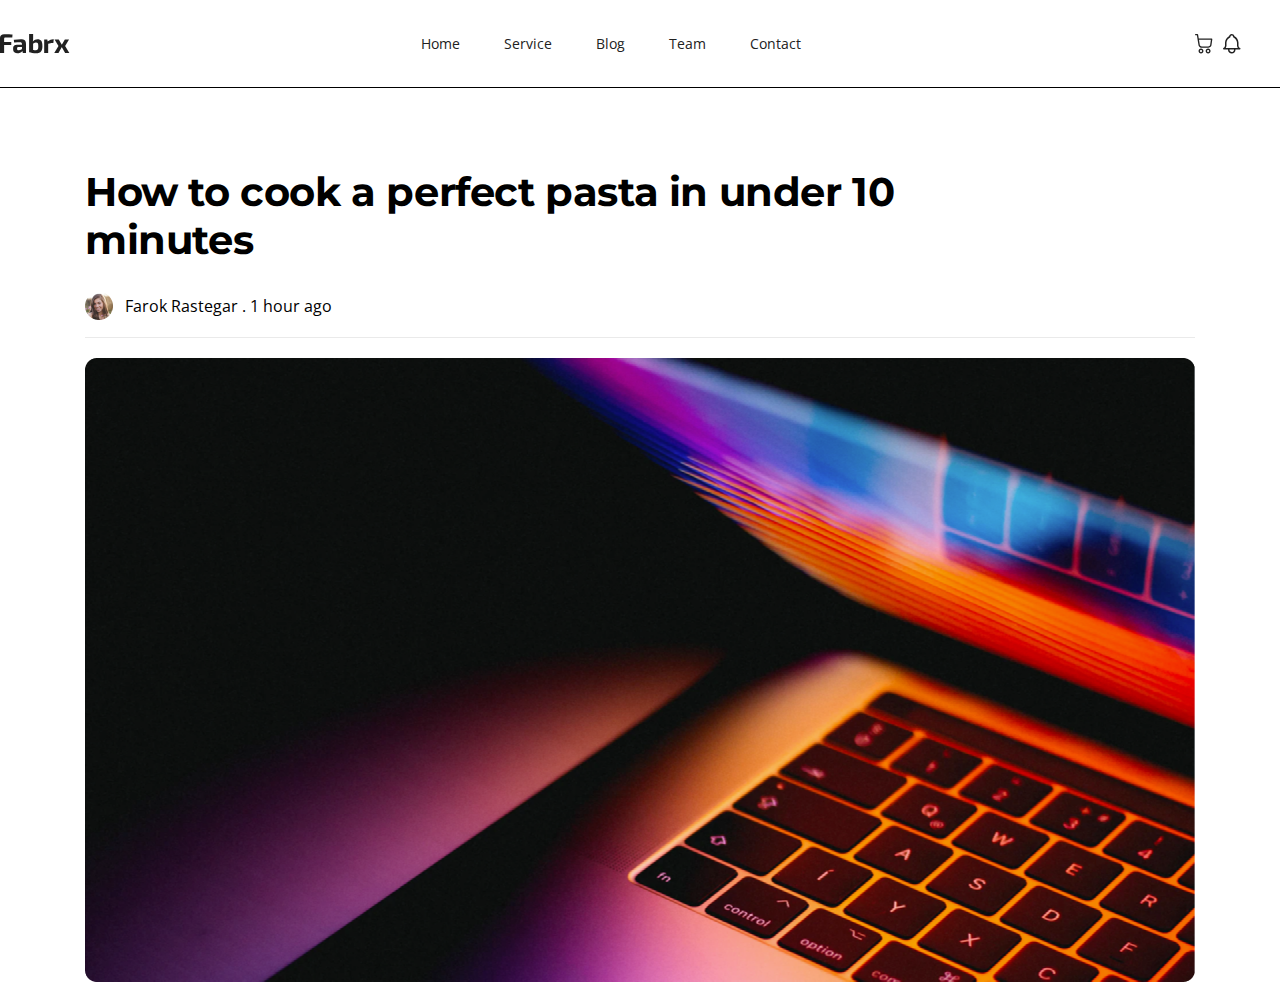
<file: FABRX/index.html>
<!DOCTYPE html>
<html lang="en">
  <head>
    <meta charset="UTF-8" />
    <meta name="viewport" content="width=device-width, initial-scale=1.0" />
    <title>fabrx</title>
    <link href="css/main.css" rel="stylesheet" />
  </head>
  <body>
    <div class="header">
      <div class="header__logo">
        <a href="index.html"> <img src="images/Logo.svg" alt="logo" /></a>
      </div>
      <div class="header__nav">
        <a href="index.html" title="Home">Home</a>
        <a href="a" title="Service">Service</a>
        <a href="blog.html" title="Blog">Blog</a>
        <a href="a" title="Team">Team</a>
        <a href="a" title="Contact">Contact</a>
      </div>
      <div class="header__icons">
        <a href="#" title="Cart">
          <img src="images/Cart.svg" alt="card" />
        </a>
        <a href="#" title="notifications">
          <img src="images/Icon 02.svg" alt="notifications" />
        </a>
      </div>
    </div>
    <div class="container">
      <h1>How to cook a perfect pasta in under 10 minutes</h1>
      <div class="author-info">
        <img src="images/Image.png" alt="" />
        <span>Farok Rastegar . 1 hour ago </span>
      </div>
      <div class="blog-image">
        <img src="images/macbook.png" alt="">
      </div>
    </div>
  </body>
</html>
</file>
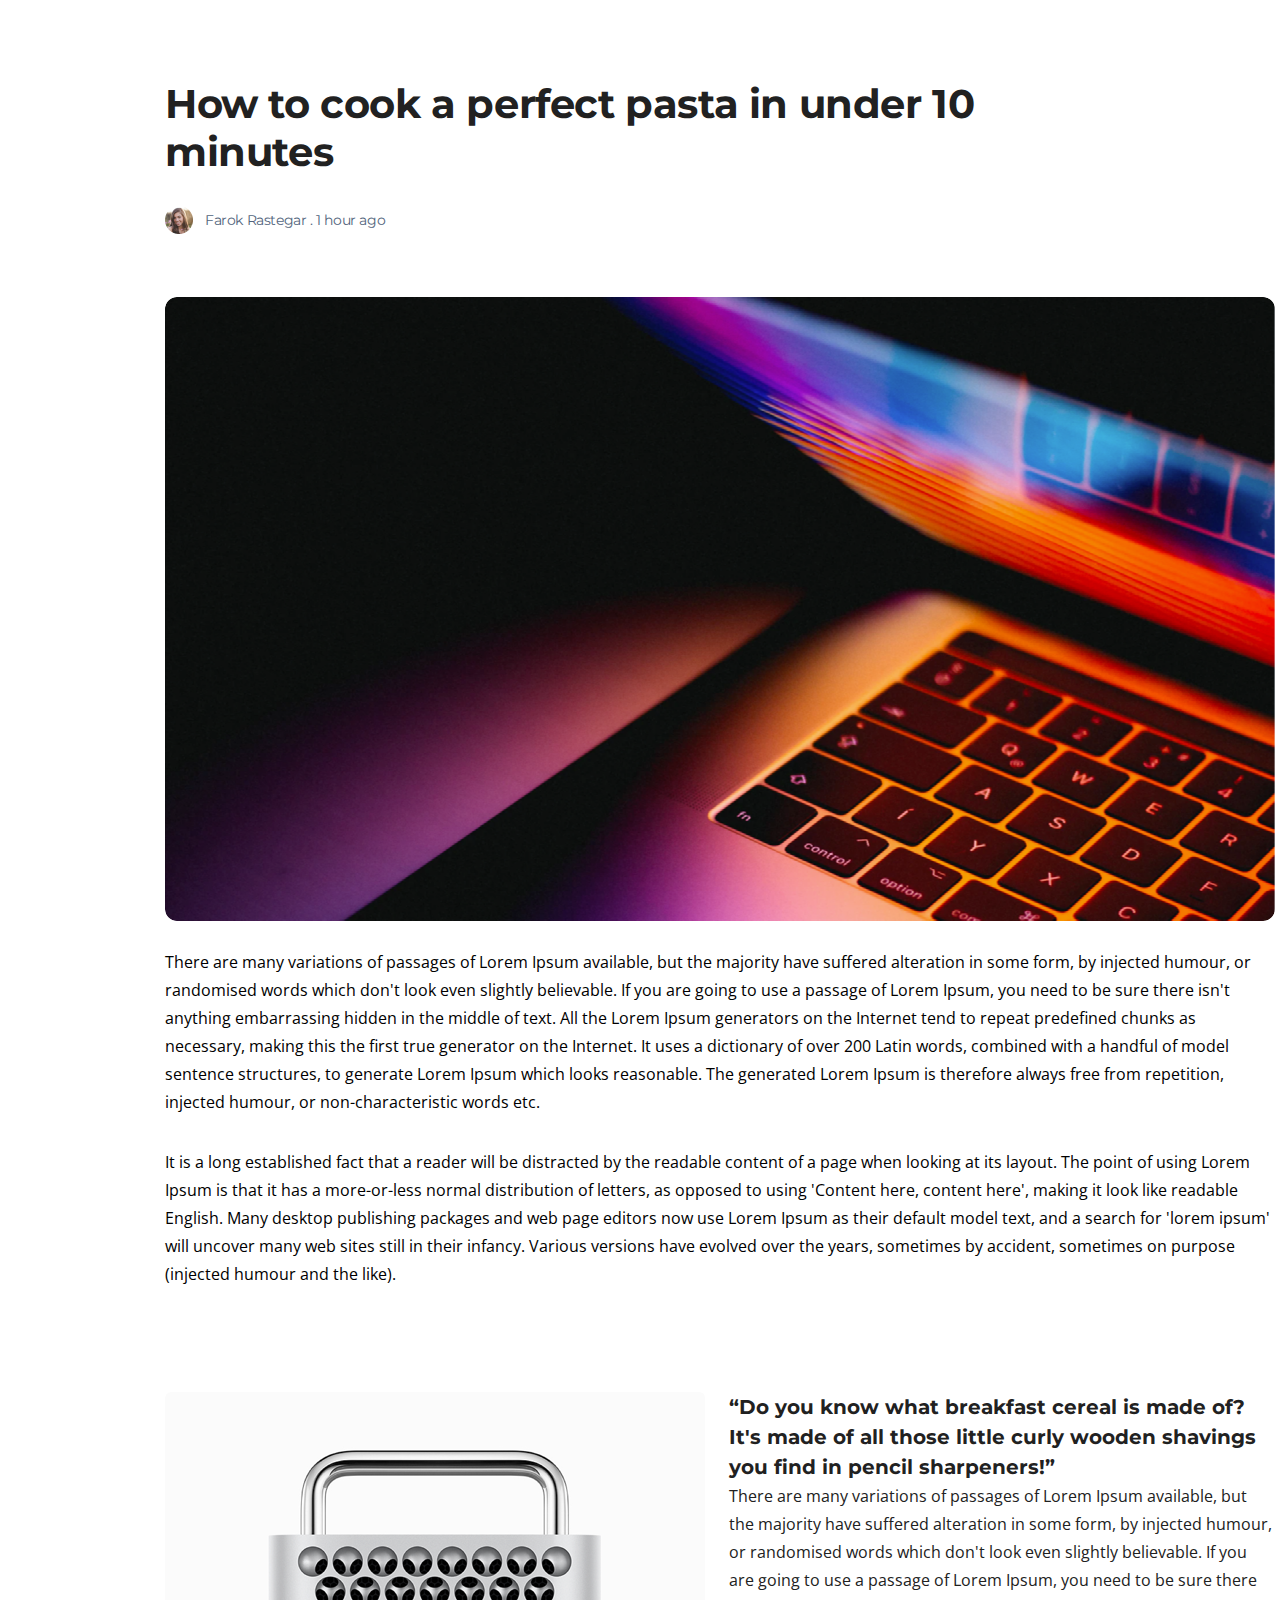
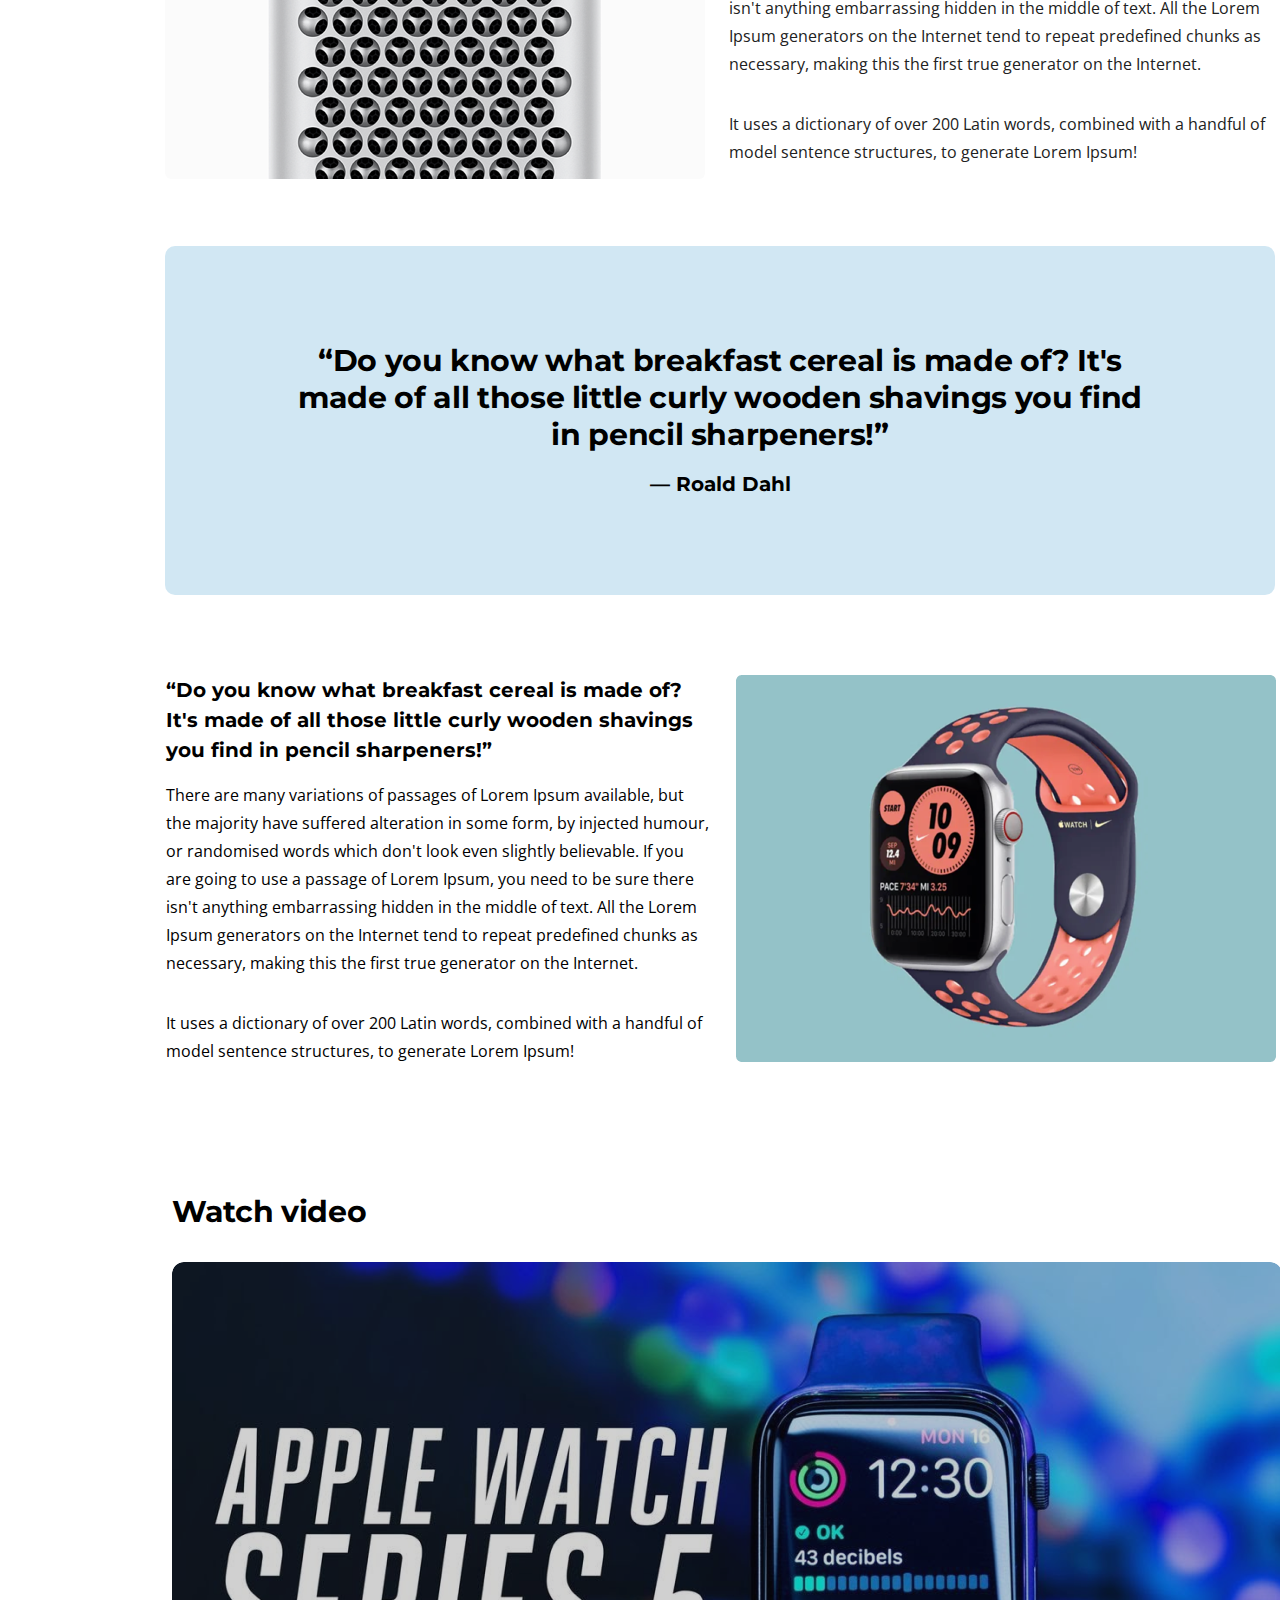
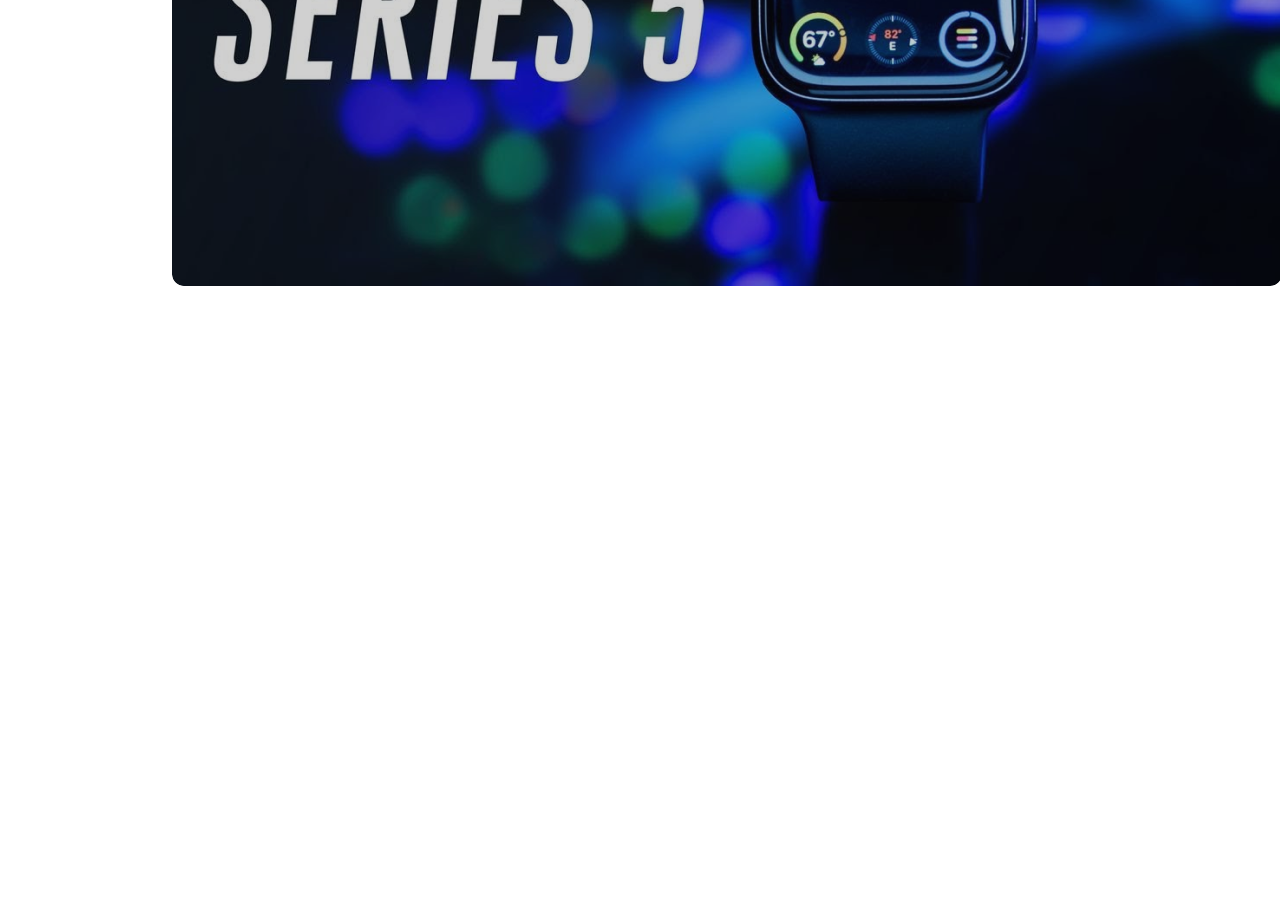
<file: fabrxodev1/index.html>
<!DOCTYPE html>
<html lang="en">
  <head>
    <meta charset="UTF-8" />
    <meta name="viewport" content="width=device-width, initial-scale=1.0" />
    <title>apple</title>
    <link href="assets/css/main.css" rel="stylesheet" />
  </head>
  <body>
    <div class="header">
      <h3>How to cook a perfect pasta in under 10 minutes</h3>
      <div class="durum">
        <img src="assets/images/Image.png" alt="" />
        <span>Farok Rastegar . 1 hour ago</span>
      </div>
    </div>

    <div class="computer">
      <img src="assets/images/macbook.png" alt="" />
      <div>
        <p>
          There are many variations of passages of Lorem Ipsum available, but
          the majority have suffered alteration in some form, by injected
          humour, or randomised words which don't look even slightly believable.
          If you are going to use a passage of Lorem Ipsum, you need to be sure
          there isn't anything embarrassing hidden in the middle of text. All
          the Lorem Ipsum generators on the Internet tend to repeat predefined
          chunks as necessary, making this the first true generator on the
          Internet. It uses a dictionary of over 200 Latin words, combined with
          a handful of model sentence structures, to generate Lorem Ipsum which
          looks reasonable. The generated Lorem Ipsum is therefore always free
          from repetition, injected humour, or non-characteristic words etc.
        </p>
        <p>
          It is a long established fact that a reader will be distracted by the
          readable content of a page when looking at its layout. The point of
          using Lorem Ipsum is that it has a more-or-less normal distribution of
          letters, as opposed to using 'Content here, content here', making it
          look like readable English. Many desktop publishing packages and web
          page editors now use Lorem Ipsum as their default model text, and a
          search for 'lorem ipsum' will uncover many web sites still in their
          infancy. Various versions have evolved over the years, sometimes by
          accident, sometimes on purpose (injected humour and the like).
        </p>
      </div>
    </div>

    <div class="box">
      <img src="assets/images/rende.png" alt="" />
      <div>
        <h6>
          “Do you know what breakfast cereal is made of? It's made of all those
          little curly wooden shavings you find in pencil sharpeners!”
        </h6>

        <p>
          There are many variations of passages of Lorem Ipsum available, but
          the majority have suffered alteration in some form, by injected
          humour, or randomised words which don't look even slightly believable.
          If you are going to use a passage of Lorem Ipsum, you need to be sure
          there isn't anything embarrassing hidden in the middle of text. All
          the Lorem Ipsum generators on the Internet tend to repeat predefined
          chunks as necessary, making this the first true generator on the
          Internet.
        </p>
        <p>
          It uses a dictionary of over 200 Latin words, combined with a handful
          of model sentence structures, to generate Lorem Ipsum!
        </p>
      </div>
    </div>

    <div class="comment">
      <h4>
        “Do you know what breakfast cereal is made of? It's made of all those
        little curly wooden shavings you find in pencil sharpeners!”
      </h4>
      <h6>― Roald Dahl</h6>
    </div>

    <div class="watch">
      <img src="assets/images/saat.png" alt="" />
      <div>
        <h6>
          “Do you know what breakfast cereal is made of? It's made of all those
          little curly wooden shavings you find in pencil sharpeners!”
        </h6>
        <p>
          There are many variations of passages of Lorem Ipsum available, but
          the majority have suffered alteration in some form, by injected
          humour, or randomised words which don't look even slightly believable.
          If you are going to use a passage of Lorem Ipsum, you need to be sure
          there isn't anything embarrassing hidden in the middle of text. All
          the Lorem Ipsum generators on the Internet tend to repeat predefined
          chunks as necessary, making this the first true generator on the
          Internet.
        </p>
        <p>
          It uses a dictionary of over 200 Latin words, combined with a handful
          of model sentence structures, to generate Lorem Ipsum!
        </p>
      </div>
    </div>

    <div class="video">
      <h4>Watch video</h4>
      <div>
        <img src="assets/images/12px.png" alt="" />
      </div>
      <div class="oynatma">
        <img src="assets/images/Path.png" alt="" />
      </div>
    </div>
  </body>
</html>
</file>
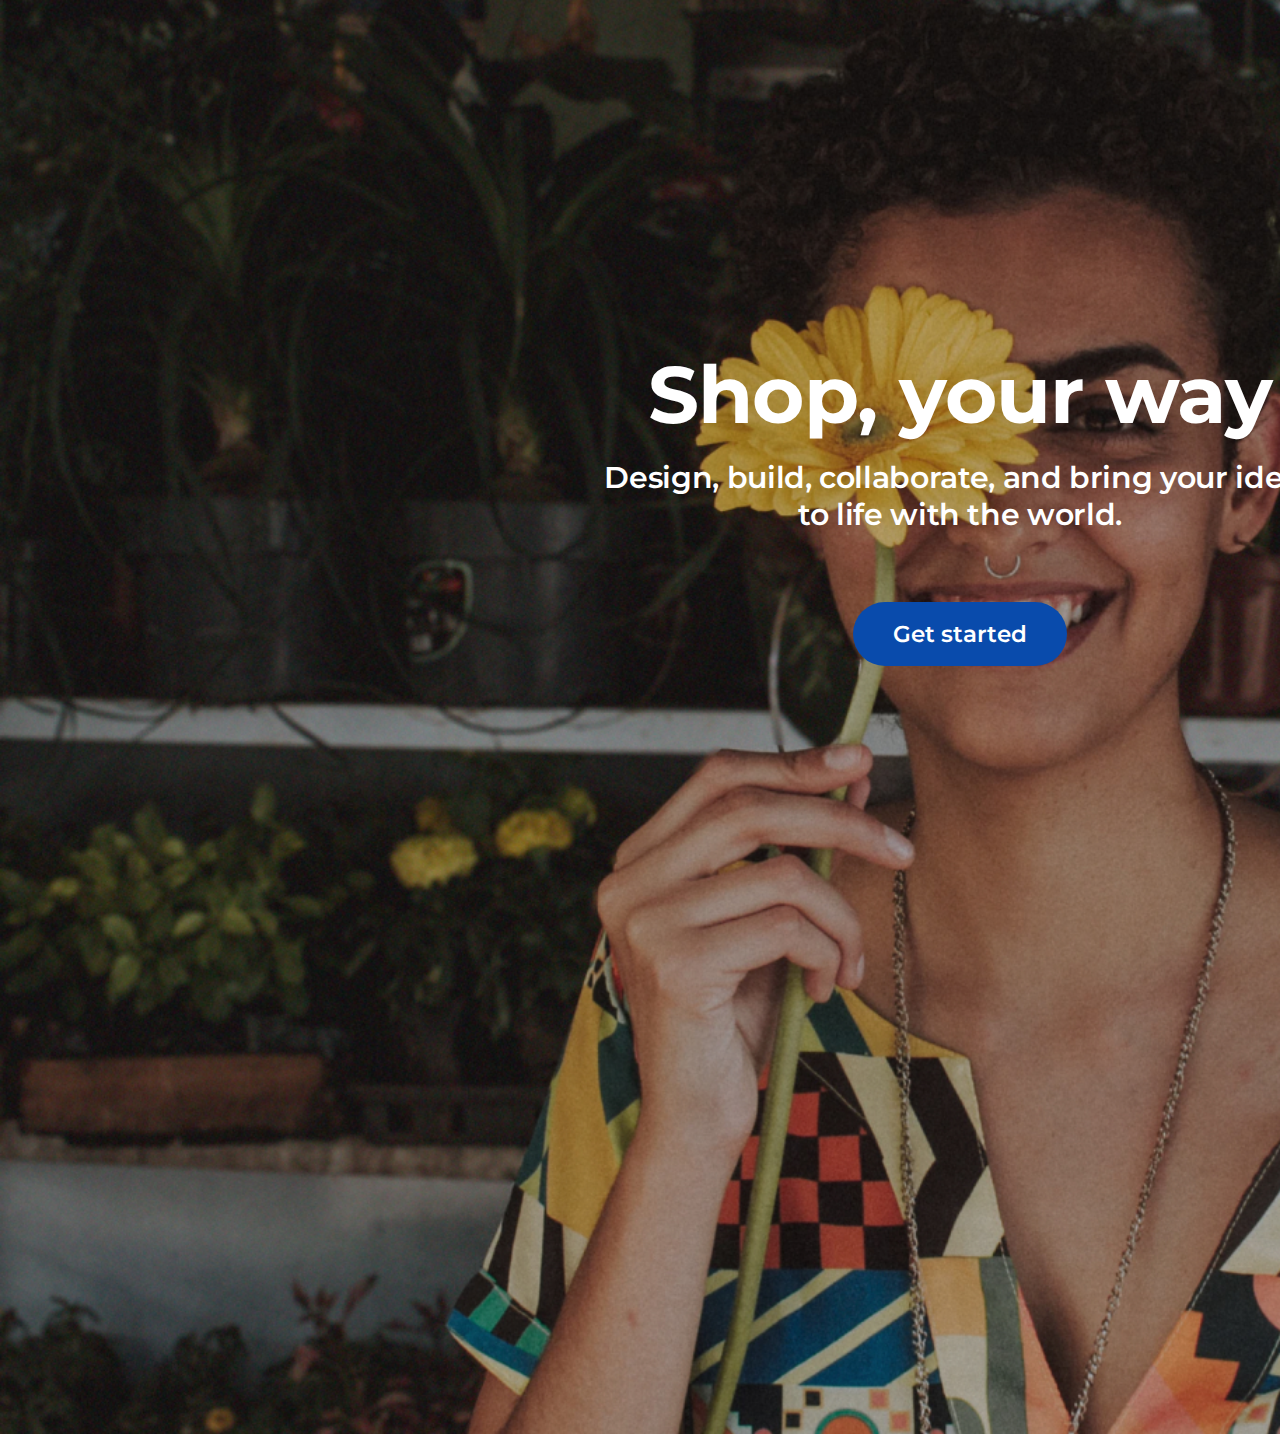
<file: fabrxodev2/index.html>
<!DOCTYPE html>
<html lang="en">
  <head>
    <meta charset="UTF-8" />
    <meta name="viewport" content="width=device-width, initial-scale=1.0" />
    <title>cicekci kiz</title>
    <link href="assets/css/main.css" rel="stylesheet" />
  </head>
  <body>
    <div class="header">
      <div>
        <p>Shop, your way</p>
        <div>
          <p>
            Design, build, collaborate, and bring your ideas to life with the
            world.
          </p>
        </div>
        <div class="button">
          <button>Get started</button>
        </div>
      </div>
    </div>
  </body>
</html>
</file>
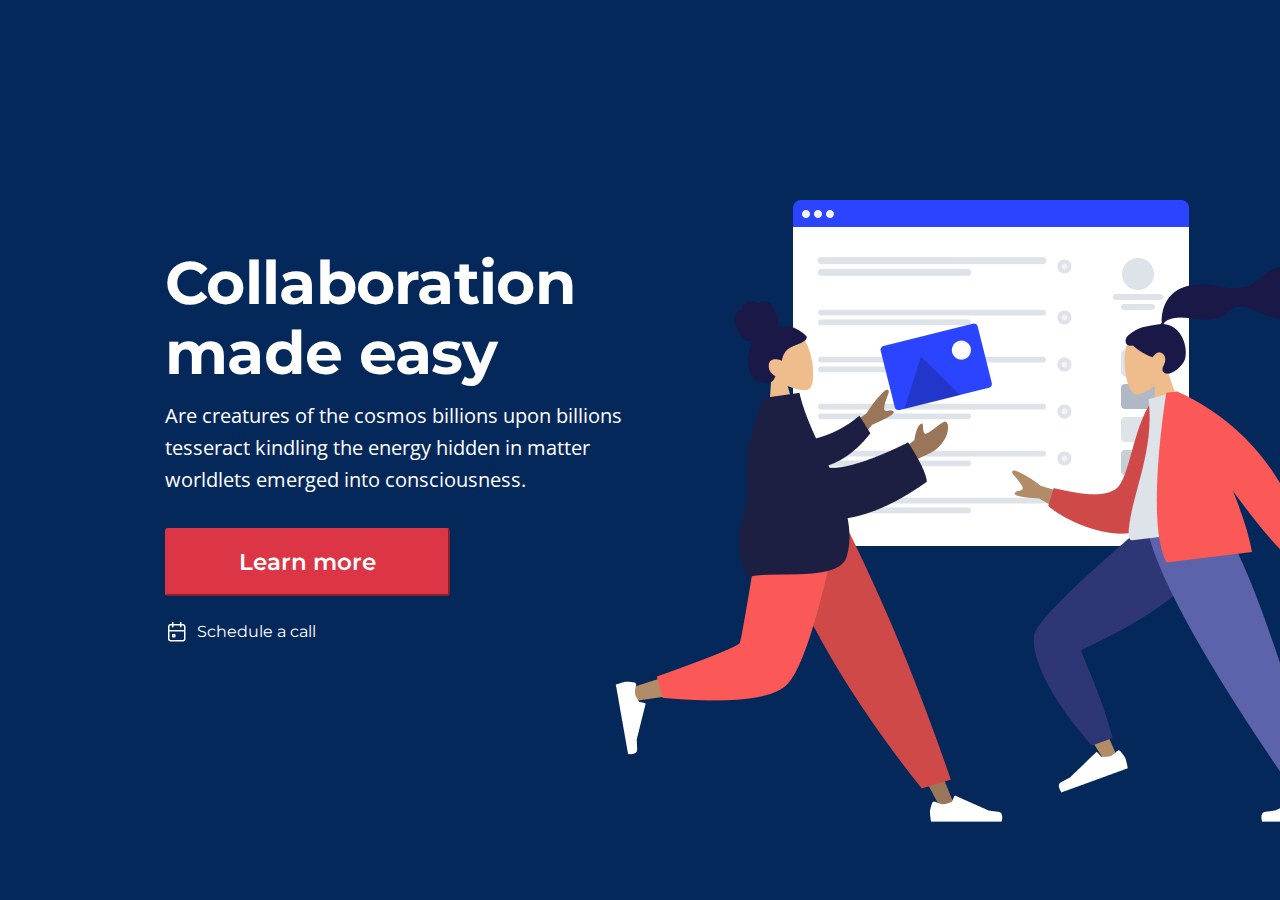
<file: fabrxodev3/index.html>
<!DOCTYPE html>
<html lang="en">
  <head>
    <meta charset="UTF-8" />
    <meta name="viewport" content="width=device-width, initial-scale=1.0" />
    <title>takvim</title>
    <link rel="stylesheet" href="assets/css/main.css" />
  </head>
  <body>
    <div class="header">
      <div class="header-text">
        <h2>Collaboration made easy</h2>
    </div>
        <div class="paragraph">
          <p>
            Are creatures of the cosmos billions upon billions tesseract
            kindling the energy hidden in matter worldlets emerged into
            consciousness.
          </p>
        </div>
        <div class="button">
          <button>Learn more</button>
        </div>
        <div class="schedule-call">
          <img
            src="assets/images/Calendartakvim.png"
            alt="Calendar Icon"
            class="icon"
          />
          <span>Schedule a call</span>
        </div>
      </div>
    </div>
  </body>
</html>
</file>
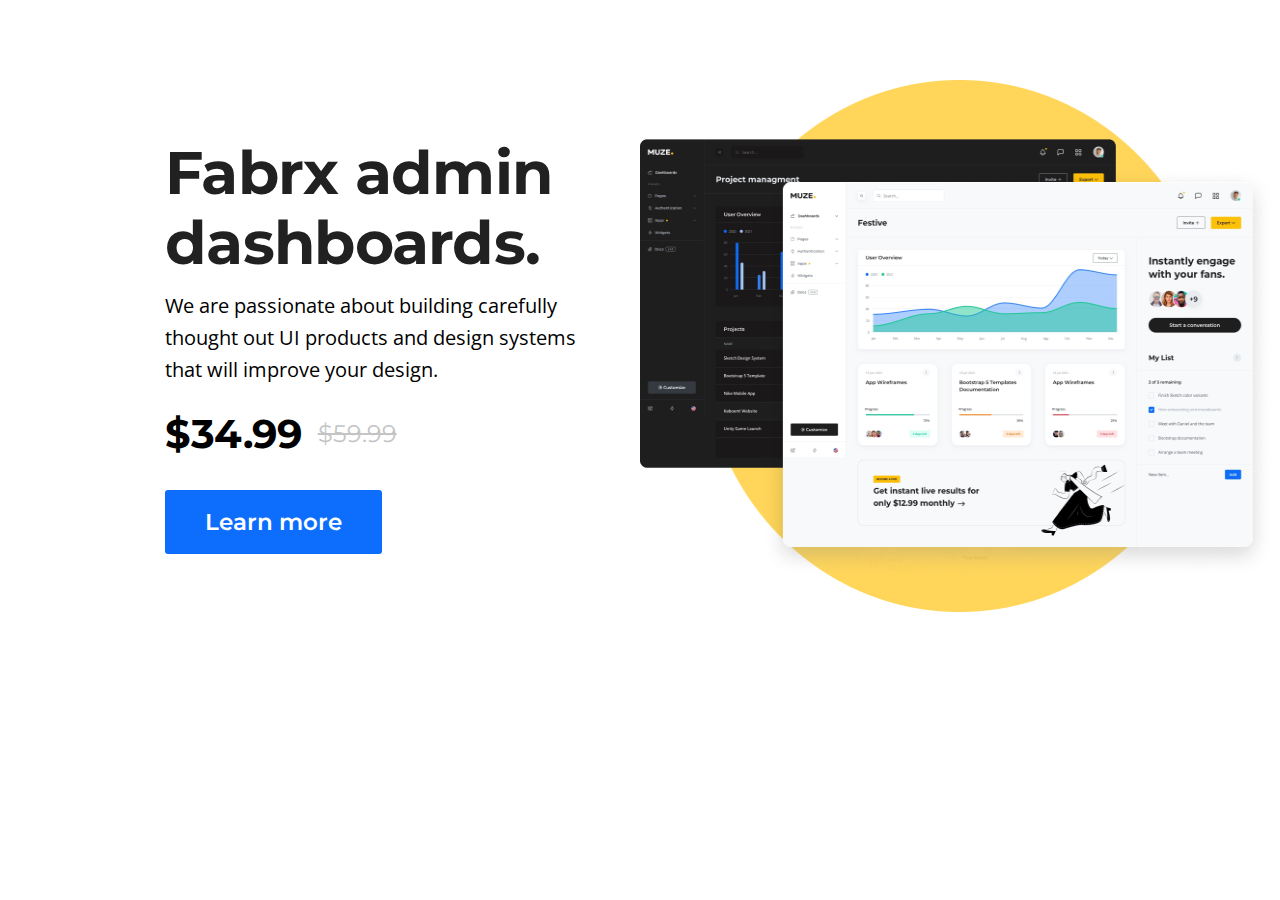
<file: fabrxodev4/index.html>
<!DOCTYPE html>
<html lang="en">
  <head>
    <meta charset="UTF-8" />
    <meta name="viewport" content="width=device-width, initial-scale=1.0" />
    <title>dashboard</title>
    <link rel="stylesheet" href="assets/css/main.css" />
  </head>
  <body>
    <div class="header">
     
      <div class="maintext">
        <img src="assets/images/Image (1).png" alt="" >
        <h2>Fabrx admin dashboards.</h2>
        <p>
          We are passionate about building carefully thought out UI products and
          design systems that will improve your design.
        </p>
      </div>
      <div class="price-container">
        <div class="price2">$34.99</div>
        <div class="price">$59.99</div>
      </div>
        <button class="btn">Learn more</button>
    </div>
  </body>
</html>
</file>
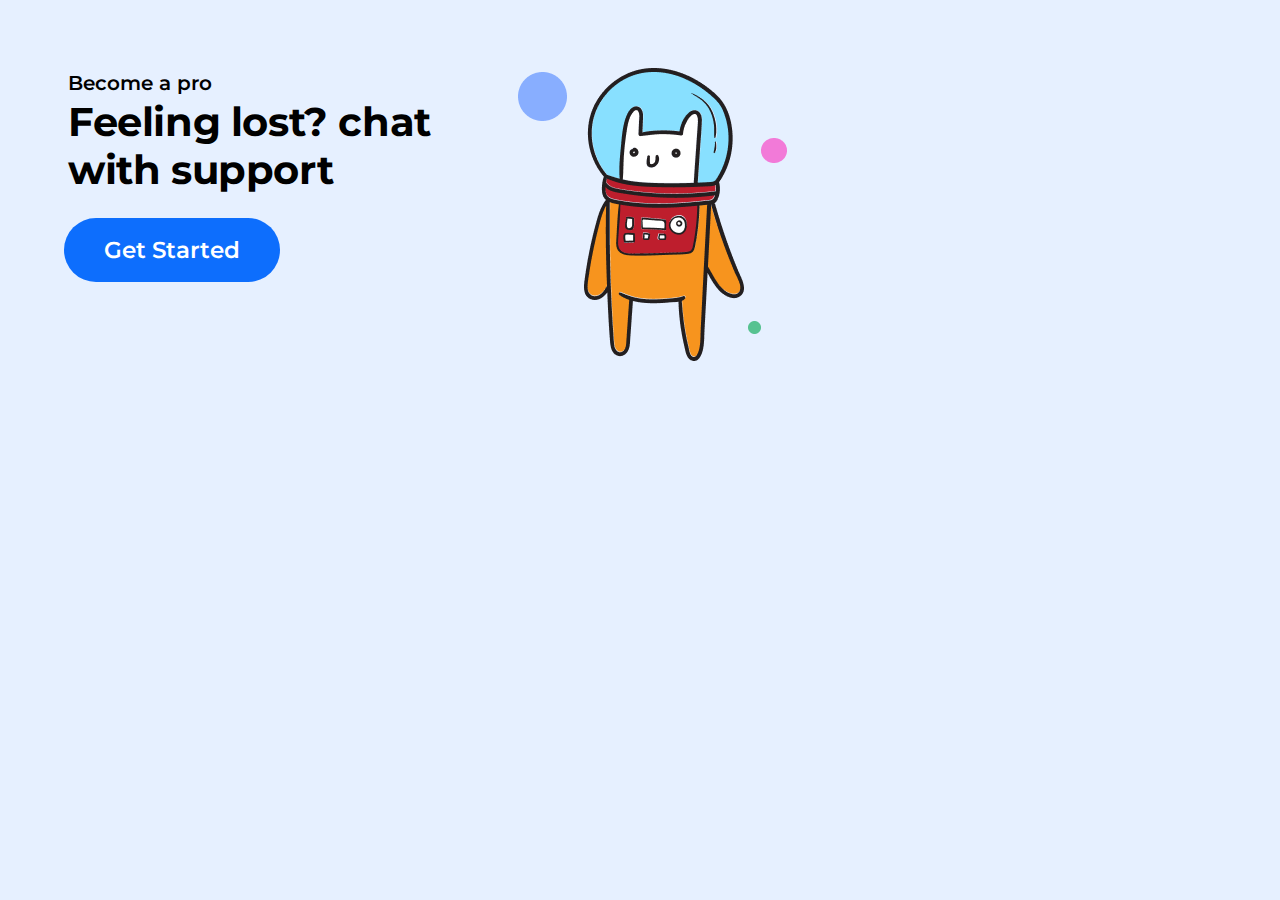
<file: fabrxodev5/index.html>
<!DOCTYPE html>
<html lang="en">
  <head>
    <meta charset="UTF-8" />
    <meta name="viewport" content="width=device-width, initial-scale=1.0" />
    <title>astronoat</title>
    <link href="assets/css/main.css" rel="stylesheet" />
  </head>
  <body>
    <div class="main">
      <img src="assets/images/Illustration.png" alt="" />
      <h6>Become a pro</h6>
      <h3>Feeling lost? chat with support</h3>
      <button class="btn">Get Started</button>
    </div>
  </body>
</html>
</file>
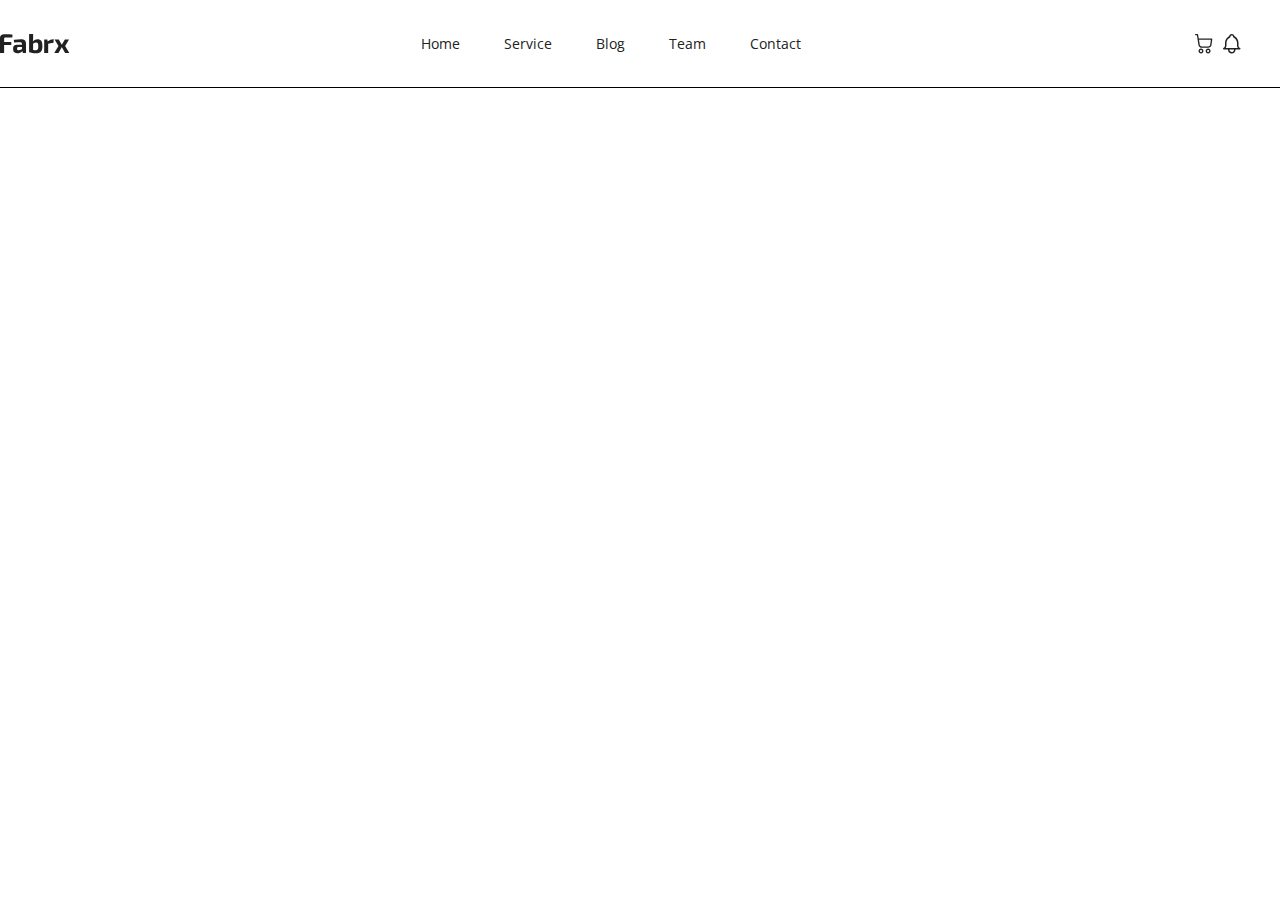
<file: FABRX/blog.html>
<!DOCTYPE html>
<html lang="en">
<head>
  <meta charset="UTF-8">
  <meta name="viewport" content="width=device-width, initial-scale=1.0">
  <title>Document</title>
   <link href="css/main.css" rel="stylesheet" />
</head>
<body>
  <div class="header">
    <div class="header__logo">
      <a href="index.html"> <img src="images/Logo.svg" alt="logo" /></a>
    </div>

    <div class="header__nav">
      <a href="index.html" title="Home">Home</a>
      <a href="a" title="Service">Service</a>
      <a href="blog.html" title="Blog">Blog</a>
      <a href="a" title="Team">Team</a>
      <a href="a" title="Contact">Contact</a>
    </div>

    <div class="header__icons">
      <a href="#" title="Cart">
        <img src="images/Cart.svg" alt="card" />
      </a>
      <a href="#" title="notifications">
        <img src="images/Icon 02.svg" alt="notifications" />
      </a>
    </div>
    
  </div>
  
</body>
</html>
</file>
<file: FABRX/css/main.css>
@import url(reset.css);
@import url("https://fonts.googleapis.com/css2?family=Montserrat:ital,wght@0,100..900;1,100..900&family=Open+Sans:ital,wght@0,300..800;1,300..800&display=swap");

h1,
h2,
h3,
h4,
h5,
h6 {
  font-family: "Montserrat", sans-serif;
}

a{
  text-decoration: none;
}

h2 {
  font-weight: 700;
  font-size: 60px;
  line-height: 70px;
  letter-spacing: 1px;
}

.header {
  width: 1440px;
  height: 88px;
  background-color: rgba(255, 255, 255, 1);
  max-width: 100%;
  margin: 0 auto;
  border-bottom: 1px solid black;
  padding-top: 32px;
  padding-bottom: 32px;
  box-sizing: border-box;
  clear: both;
}
.header__logo,
.header__nav,
.header__icons {
  float: left;
}

.header__logo {
  width: 69px;
}

.header__nav {
  width: calc(100% - 157px);
  text-align: center;
  a {
    font-size: 14px;
    line-height: 24px;
    text-align: center;
    color: #212121;
    text-decoration: none;
    margin-right: 40px;

    & :last-child {
      margin-right: 0;
    }
    & :hover {
      color: green;
    }
    & :active {
      color: red;
    }
  }
}
:first-child :last-child :nth-child() .header__icons {
  width: 84px;
  height: 24px;
  gap: 40px;
}

.container {
  width: 1110px;
  margin: 0 auto;
  h1{
    padding-right:286px ;
    margin-top: 80px;
    font-size: 40px;
    letter-spacing: -0.4px;
    line-height: 48px;
    font-weight: 700;
    margin-bottom: 28px;
  }
}
.author-info{ 
  padding-bottom: 17px;
  display: flex;
  border-bottom: 1px solid rgba(234, 234, 234, 1);
  img{
padding-right: 12px;
  }
  span{
    line-height: 28px;
  }
}
.blog-image{
  img{
   padding-top: 20px;
  }
}
</file>
<file: fabrxodev1/assets/css/main.css>
@import url(reset.css);
@import url("https://fonts.googleapis.com/css2?family=Montserrat:ital,wght@0,100..900;1,100..900&family=Open+Sans:ital,wght@0,300..800;1,300..800&display=swap");

body {
  font-family: "Montserrat", sans-serif;
  width: 1440px;
}

.box {
  padding-left: 165px;
  padding-right: 165px;
  padding-bottom: 80px;

  & img {
    float: left;
    padding-right: 24px;
    border-radius: 6px;
  }

  & h6 {
    font-family: "Montserrat", sans-serif;
    font-size: 20px;
    font-weight: 700;
    line-height: 30px;
    text-align: left;
    color: rgba(33, 33, 33, 1);
  }

  & p {
    font-family: "Open Sans", sans-serif;
    font-weight: 400;
    font-size: 16px;
    line-height: 28px;
    color: rgba(33, 33, 33, 1);
  }
}

.box p:last-child {
  padding-top: 32px;
}

.comment {
  margin-left: 165px;
  margin-right: 165px;
  padding-right: 125px;
  padding-left: 125px;
  padding-top: 96px;
  padding-bottom: 96px;
  margin-bottom: 80px;
  border-radius: 10px;
  background-color: rgb(209, 231, 243);

  & h4 {
    padding-bottom: 16px;
    font-family: "Montserrat", sans-serif;
    font-size: 30px;
    font-weight: 700;
    line-height: 37px;
    letter-spacing: -0.3499999940395355px;
    text-align: center;
  }
  & h6 {
    font-family: "Montserrat", sans-serif;
    font-size: 20px;
    font-weight: 700;
    line-height: 30px;
    text-align: center;
  }
}

.watch {
  padding-right: 164px;
  padding-left: 166px;
  margin-bottom: 128px;
  & img {
    float: right;
    padding-left: 24px;
  }
  & h6 {
    font-family: "Montserrat", sans-serif;
    font-size: 20px;
    font-weight: 700;
    line-height: 30px;
    text-align: left;
    padding-bottom: 16px;
  }

  & p {
    font-family: "Open Sans", sans-serif;
    font-size: 16px;
    font-weight: 400;
    line-height: 28px;
    text-align: left;
  }
}
.watch p:last-child {
  padding-top: 32px;
}
.video {
  padding-left: 172px;
  padding-right: 158px;

  & h4 {
    font-family: "Montserrat", sans-serif;
    font-size: 30px;
    font-weight: 700;
    line-height: 37px;
    letter-spacing: -0.3499999940395355px;
    text-align: left;
    padding-bottom: 32px;
  }
  & img {
    width: 1110px;
    height: 624px;
    gap: 0px;
    opacity: 0.2px;
    border-radius: 12px;
  }
}

.header {
  padding-top: 80px;
  padding-left: 165px;
  padding-right: 451px;
  font-family: "Montserrat", sans-serif;
  font-size: 40px;
  font-weight: 700;
  line-height: 48px;
  letter-spacing: -0.4000000059604645px;
  text-align: left;
  color: #212121;
}

.durum {
  margin-top: 30px;
  margin-bottom: 63px;
  display: flex;
  align-items: center;
  font-family: "Montserrat", sans-serif;
  font-size: 14px;
  font-weight: 400;
  line-height: 24px;
  text-align: left;
  color: #52647C;
  
}

.durum  {
  & img{
    margin-right:12px; /* İkon ile yazı arasındaki boşluk */
  }
  
}

.computer {
  margin-top: 60px;
  margin-left: 165px;
  margin-right: 165px;

  & img {
    border-radius: 12px;
    width: 1110px;
    height: 624px;
    gap: 0px;
    opacity: 0.1px;
  }

  & p {
    font-family: "Open Sans", sans-serif;
    font-size: 16px;
    font-weight: 400;
    line-height: 28px;
    text-align: left;
    padding-top: 24px;
  }
}

.computer p:last-child {
  padding-top: 32px;
  margin-bottom: 104px;
}
</file>
<file: fabrxodev2/assets/css/main.css>
@import url(reset.css);
@import url("https://fonts.googleapis.com/css2?family=Montserrat:ital,wght@0,100..900;1,100..900&family=Open+Sans:ital,wght@0,300..800;1,300..800&display=swap");

body {
  background-image: url(../images/Sharp.jpg);
  background-repeat: no-repeat;
  background-size: cover;
  width: 1920px;
  height: 1080px;
}

.header {
  margin-top: 354px;
  margin-left: 230px;
  margin-right: 230px;
  margin-bottom: 589px;
  font-family: "Montserrat", sans-serif;
  font-size: 80px;
  font-weight: 700;
  line-height: 81px;
  letter-spacing: -0.8999999761581421px;
  text-align: center;
  color: #ffffff;
}
.header p:last-child {
  margin-left: 360px;
  margin-right: 360px;
 margin-bottom: 40px;
  padding-top: 24px;
  font-family: "Montserrat", sans-serif;
  font-size: 30px;
  font-weight: 600;
  line-height: 37px;
  letter-spacing: -0.3499999940395355px;
  text-align: center;
}
.header button {

    padding-top: 16px;
    padding-bottom: 16px;
    padding-left: 40px;
    padding-right: 40px;
    border-radius: 32px;
    background-color: #094BAC;
  font-family: "Montserrat", sans-serif;
  font-size: 23px;
  font-weight: 600;
  line-height: 32px;
  text-align: center;
  color: #FFFFFF;
  border: #094BAC;
}
</file>
<file: fabrxodev3/assets/css/main.css>
@import url(reset.css);
@import url("https://fonts.googleapis.com/css2?family=Montserrat:ital,wght@0,100..900;1,100..900&family=Open+Sans:ital,wght@0,300..800;1,300..800&display=swap");

body {
    background-image: url(../images/Illustrationbanner.png);
  font-family: "Montserrat", sans-serif;
  background-color: #05285b;
  background-repeat: no-repeat;
  background-position-x: 615px;
  background-position-y: 200px;
  margin-right:95px;
  margin-top: 200px;
  width: 1440px;
}

.schedule-call {
    margin-top: 24px;
  color: #ffffff;
  margin-left: 165px;
  display: flex;
  align-items: center;
  font-family: "Montserrat", sans-serif;
}

.schedule-call .icon {
  margin-right: 8px; /* İkon ile yazı arasındaki boşluk */
}

.header-text {
  & h2{
    margin-top: 248px;
    margin-left: 165px;
    margin-right: 775px;
    font-family: "Montserrat", sans-serif;
    font-size: 60px;
    font-weight: 700;
    line-height: 70px;
    letter-spacing: -0.699999988079071px;
    text-align: left;
    color: #ffffff;
  }

}
.paragraph {
    & p{
        margin-right: 775px;
        padding-top: 12px;
        padding-left: 165px;
        padding-bottom: 32px;
        font-family: "Open Sans", sans-serif;
        font-size: 20px;
        font-weight: 400;
        line-height: 32px;
        text-align: left;
        color: #ffffff;
    }
 
}
.header { 
& button {
  margin-left: 165px;
  background-color: #dc3545;
  border-color: #dc3545;
  color: white;
  padding: 16px 72px 16px 72px;
  gap: 16px;
  border-radius: 3px;
  opacity: 0px;
  font-family: "Montserrat", sans-serif;
  font-size: 23px;
  font-weight: 600;
  line-height: 32px;
  text-align: center;
}
}
</file>
<file: fabrxodev4/assets/css/main.css>
@import url(reset.css);
@import url("https://fonts.googleapis.com/css2?family=Montserrat:ital,wght@0,100..900;1,100..900&family=Open+Sans:ital,wght@0,300..800;1,300..800&display=swap");

body {
  width: 1440px;
  height: 692px;
  gap: 0px;
  opacity: 0px;
}

.maintext {
  margin-top: 80px;
  margin-left: 165px;
  margin-right: 165px;

  img {
    padding-left: 30px;
    float: right;
    width: 635px;
    height: 532px;
  }

  & h2 {
    padding-bottom: 12px;
    padding-top: 58px;
    font-family: "Montserrat", sans-serif;
    font-size: 60px;
    font-weight: 700;
    line-height: 70px;
    letter-spacing: -0.699999988079071px;
    text-align: left;
    color: #212121;
  }
  & p {
    font-family: "Open Sans", sans-serif;
    font-size: 20px;
    font-weight: 400;
    line-height: 32px;
    text-align: left;
  }
}

.price-container {
  display: flex;
  font-family: "Montserrat", sans-serif;
  margin-left: 165px;
}
.price2 {
    padding-right: 16px;
  margin-top: 24px;
  font-family: "Montserrat", sans-serif;
  font-size: 40px;
  font-weight: 700;
  line-height: 48px;
  letter-spacing: -0.4000000059604645px;
  text-align: left;
}
.price {
    text-decoration: line-through;
  margin-top: 31px;
  margin-bottom: 7px;
  font-family: "Montserrat", sans-serif;
  font-size: 24px;
  font-weight: 400;
  line-height: 34px;
  text-align: left;
  color: #C4C4C4;
}
.btn {
    margin-top: 32px;
  width: 217px;
  height: 64px;
  border-radius: 3px;
  opacity: 0px;
  background-color: #0d6efd;
  color: white;
  font-family: "Montserrat", sans-serif;
  font-size: 23px;
  font-weight: 600;
  line-height: 32px;
  text-align: center;
  border:#0d6efd;
  margin-left: 165px;
}
</file>
<file: fabrxodev5/assets/css/main.css>
@import url(reset.css);
@import url("https://fonts.googleapis.com/css2?family=Montserrat:ital,wght@0,100..900;1,100..900&family=Open+Sans:ital,wght@0,300..800;1,300..800&display=swap");

body {
  width: 1200px;
  
}

.main {
  
  margin-right: 413px;
  h6 {
    margin-left: 68px;
    margin-top: 68px;

    font-family: "Montserrat", sans-serif;
    font-size: 20px;
    font-weight: 600;
    line-height: 30px;
    text-align: left;
  }
  h3 {
    margin-left: 68px;
    font-family: "Montserrat", sans-serif;
    font-size: 40px;
    font-weight: 700;
    line-height: 48px;
    letter-spacing: -0.4000000059604645px;
    text-align: left;
  }
  img {
    float: right;
    
  }
}
.btn {
  margin-top: 24px;
  margin-left: 64px;
  border: #0d6efd;
  border-color: #0d6efd;
  background-color: #0d6efd;
  color: white;
  border-radius: 32px;
  padding-top: 16px;
  padding-right: 40px;
  padding-bottom: 16px;
  padding-left: 40px;
  font-family: "Montserrat", sans-serif;
  font-size: 23px;
  font-weight: 600;
  line-height: 32px;
  text-align: center;
}
</file>
